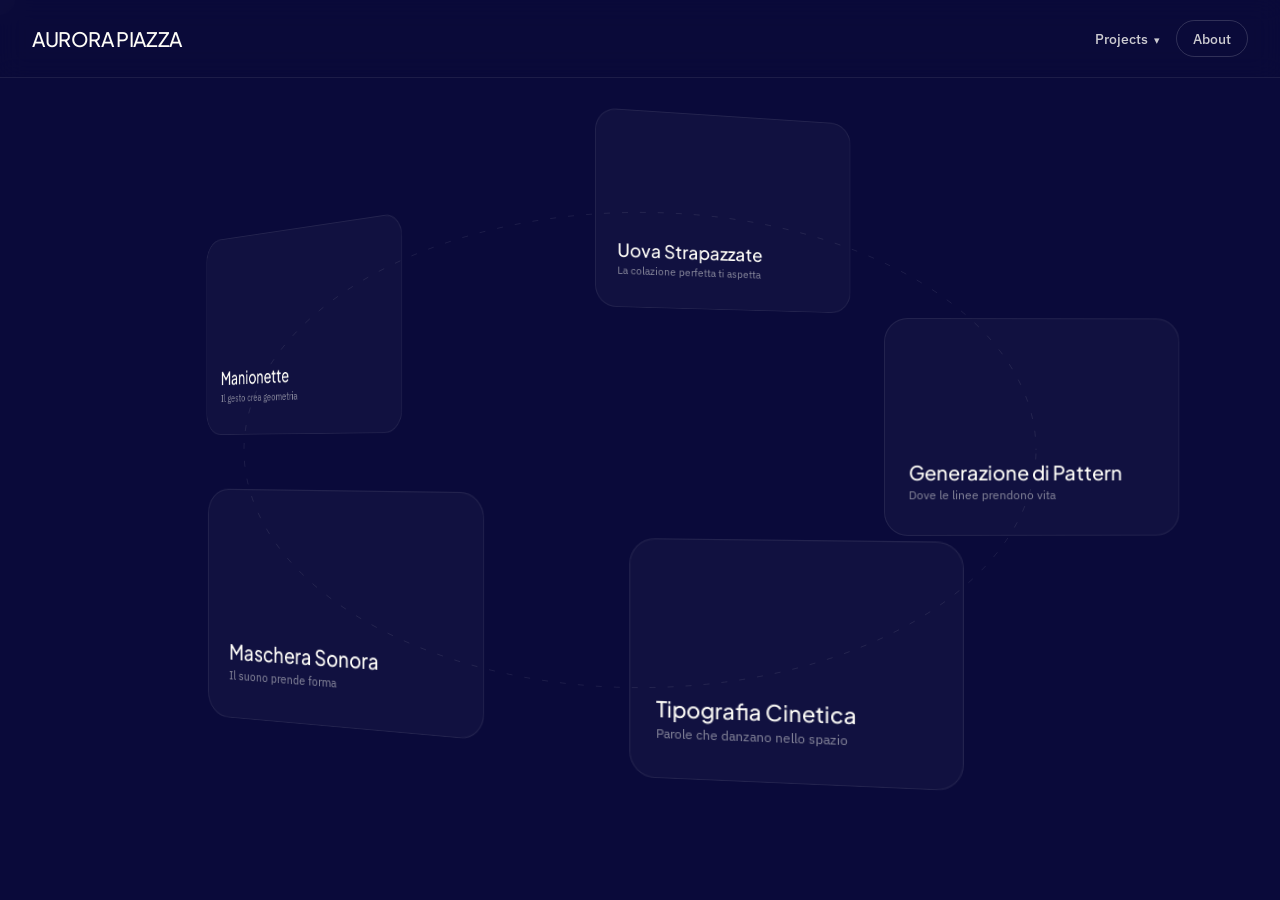
<file: index.html>
<!DOCTYPE html>
<html lang="it">
<head>
  <meta charset="UTF-8">
  <meta name="viewport" content="width=device-width, initial-scale=1.0">
  <title>AURORA PIAZZA — Portfolio</title>
  <link rel="stylesheet" href="css/style.css">
</head>
<body class="landing-page">
  <script src="js/header.js"></script>

  <main class="landing-main">
    <div class="cursor-halo" id="cursorHalo"></div>
    <canvas id="orbital-canvas"></canvas>
    <div class="page-transition" id="pageTransition"></div>
  </main>

  <script src="js/landing.js"></script>
</body>
</html>
</file>
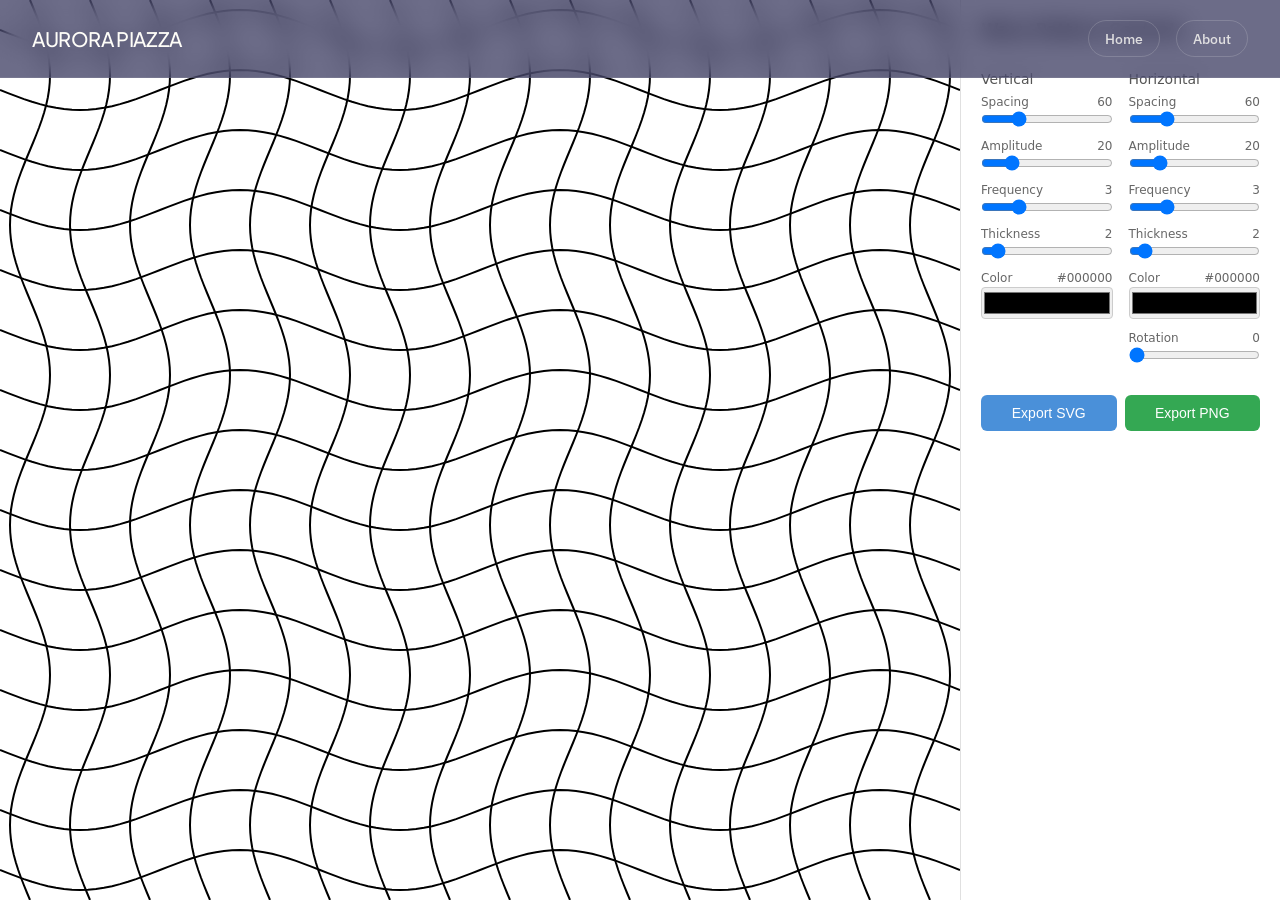
<file: PATTERNEXERCISE/index.html>
<!DOCTYPE html>
<html lang="en">
<head>
<meta charset="UTF-8">
<meta name="viewport" content="width=device-width, initial-scale=1.0">
<title>Wavy Pattern Tool</title>
<link rel="stylesheet" href="../css/style.css">
<style>
*, *::before, *::after {
  margin: 0;
  padding: 0;
  box-sizing: border-box;
}
html, body {
  height: 100%;
  font-family: system-ui, -apple-system, sans-serif;
  background: #fff;
}
body {
  display: flex;
}
#canvas-area {
  flex: 1;
  display: flex;
  align-items: center;
  justify-content: center;
  background: #fff;
  overflow: hidden;
}
#canvas-area svg {
  display: block;
  width: 100%;
  height: 100%;
  background: #fff;
}
#sidebar {
  width: 320px;
  min-width: 320px;
  height: 100vh;
  overflow-y: auto;
  border-left: 1px solid #e0e0e0;
  padding: 20px;
  display: flex;
  flex-direction: column;
  gap: 24px;
}
#sidebar h2 {
  font-size: 16px;
  font-weight: 600;
  margin-bottom: 8px;
}
#sidebar h3 {
  font-size: 14px;
  font-weight: 500;
  margin-bottom: 8px;
  color: #555;
}
.control-group {
  display: flex;
  flex-direction: column;
  gap: 12px;
}
.control-row {
  display: flex;
  flex-direction: column;
  gap: 2px;
}
.control-row label {
  font-size: 12px;
  color: #666;
  display: flex;
  justify-content: space-between;
}
.control-row input[type="range"] {
  width: 100%;
  cursor: pointer;
}
.control-row input[type="color"] {
  width: 100%;
  height: 32px;
  border: 1px solid #ccc;
  border-radius: 4px;
  cursor: pointer;
  padding: 0;
}
.columns {
  display: flex;
  gap: 16px;
}
.columns > div {
  flex: 1;
}
.btn-group {
  display: flex;
  gap: 8px;
  margin-top: 8px;
}
.btn-group button {
  flex: 1;
  padding: 10px;
  border: none;
  border-radius: 6px;
  font-size: 14px;
  cursor: pointer;
  font-weight: 500;
}
.btn-svg {
  background: #4a90d9;
  color: #fff;
}
.btn-svg:hover {
  background: #357abd;
}
.btn-png {
  background: #34a853;
  color: #fff;
}
.btn-png:hover {
  background: #2d8f47;
}
.value-label {
  font-variant-numeric: tabular-nums;
}
</style>
</head>
<body>
<div id="canvas-area">
  <svg id="pattern-svg" xmlns="http://www.w3.org/2000/svg">
  </svg>
</div>
<div id="sidebar">
  <div>
    <h2>Wavy Pattern Controls</h2>
  </div>
  <div class="columns">
    <div>
      <h3>Vertical</h3>
      <div class="control-group" id="vert-controls"></div>
    </div>
    <div>
      <h3>Horizontal</h3>
      <div class="control-group" id="horiz-controls"></div>
    </div>
  </div>
  <div class="btn-group">
    <button class="btn-svg" id="export-svg">Export SVG</button>
    <button class="btn-png" id="export-png">Export PNG</button>
  </div>
</div>
<script>
const DEFAULT_VALS = {
  vert: {
    spacing: 60,
    amplitude: 20,
    frequency: 3,
    thickness: 2,
    color: '#000000'
  },
  horiz: {
    spacing: 60,
    amplitude: 20,
    frequency: 3,
    thickness: 2,
    color: '#000000',
    rotation: 0
  }
};

const svg = document.getElementById('pattern-svg');

const state = {
  vert: { ...DEFAULT_VALS.vert },
  horiz: { ...DEFAULT_VALS.horiz }
};

const SLIDER_CONFIGS = [
  { key: 'spacing', label: 'Spacing', min: 10, max: 200, step: 1 },
  { key: 'amplitude', label: 'Amplitude', min: 0, max: 100, step: 1 },
  { key: 'frequency', label: 'Frequency', min: 0.5, max: 10, step: 0.5 },
  { key: 'thickness', label: 'Thickness', min: 0.5, max: 20, step: 0.5 },
];

function createRow(id, label, type, min, max, step, value, onChange) {
  const row = document.createElement('div');
  row.className = 'control-row';
  const labelEl = document.createElement('label');
  labelEl.htmlFor = id;
  const valueSpan = document.createElement('span');
  valueSpan.className = 'value-label';
  valueSpan.textContent = value;
  labelEl.append(label, valueSpan);
  row.appendChild(labelEl);
  const input = document.createElement('input');
  input.type = type;
  input.id = id;
  if (type === 'range') {
    input.min = min; input.max = max; input.step = step;
  }
  input.value = value;
  input.addEventListener('input', () => {
    const v = type === 'color' ? input.value : parseFloat(input.value);
    if (type !== 'color') valueSpan.textContent = v;
    onChange(v);
  });
  row.appendChild(input);
  return row;
}

function buildControls() {
  ['vert', 'horiz'].forEach(side => {
    const container = document.getElementById(`${side}-controls`);
    SLIDER_CONFIGS.forEach(cfg => {
      const row = createRow(
        `${side}-${cfg.key}`,
        cfg.label, 'range',
        cfg.min, cfg.max, cfg.step,
        state[side][cfg.key],
        (v) => {
          state[side][cfg.key] = v;
          renderGrid();
        }
      );
      container.appendChild(row);
    });
    const colorRow = createRow(
      `${side}-color`,
      'Color', 'color', null, null, null,
      state[side].color,
      (v) => {
        state[side].color = v;
        renderGrid();
      }
    );
    container.appendChild(colorRow);

    if (side === 'horiz') {
      const rotRow = createRow(
        'horiz-rotation',
        'Rotation', 'range', 0, 360, 1,
        state.horiz.rotation,
        (v) => {
          state.horiz.rotation = v;
          renderGrid();
        }
      );
      container.appendChild(rotRow);
    }
  });
}

function sineWavePath(offset, length, amplitude, frequency, isVertical, startOffset) {
  const periods = frequency;
  const totalAngle = periods * 2 * Math.PI;
  const steps = Math.max(2, Math.round(periods * 40));
  const angleStep = totalAngle / steps;
  const points = [];

  for (let i = 0; i <= steps; i++) {
    const t = i / steps;
    const pos = t * length;
    const angle = i * angleStep;
    const wave = Math.sin(angle) * amplitude;

    if (isVertical) {
      points.push(`${offset + wave},${pos}`);
    } else {
      points.push(`${(startOffset || 0) + pos},${offset + wave}`);
    }
  }
  return `M ${points.join(' L ')}`;
}

function renderGrid() {
  const w = svg.clientWidth || 800;
  const h = svg.clientHeight || 600;
  svg.setAttribute('viewBox', `0 0 ${w} ${h}`);

  let html = '';

  for (let x = state.vert.spacing / 2; x < w; x += state.vert.spacing) {
    const d = sineWavePath(x, h, state.vert.amplitude, state.vert.frequency, true);
    html += `<path d="${d}" stroke="${state.vert.color}" stroke-width="${state.vert.thickness}" fill="none" />`;
  }

  const angle = state.horiz.rotation;
  if (angle !== 0) {
    const diag = Math.sqrt(w * w + h * h);
    const cx = w / 2;
    const cy = h / 2;
    const startX = cx - diag / 2;
    html += `<g transform="rotate(${angle}, ${cx}, ${cy})">`;
    for (let y = state.horiz.spacing / 2; y < h; y += state.horiz.spacing) {
      const d = sineWavePath(y, diag, state.horiz.amplitude, state.horiz.frequency, false, startX);
      html += `<path d="${d}" stroke="${state.horiz.color}" stroke-width="${state.horiz.thickness}" fill="none" />`;
    }
    html += `</g>`;
  } else {
    for (let y = state.horiz.spacing / 2; y < h; y += state.horiz.spacing) {
      const d = sineWavePath(y, w, state.horiz.amplitude, state.horiz.frequency, false);
      html += `<path d="${d}" stroke="${state.horiz.color}" stroke-width="${state.horiz.thickness}" fill="none" />`;
    }
  }

  svg.innerHTML = html;
}

function downloadBlob(blob, filename) {
  const url = URL.createObjectURL(blob);
  const a = document.createElement('a');
  a.href = url;
  a.download = filename;
  document.body.appendChild(a);
  a.click();
  document.body.removeChild(a);
  URL.revokeObjectURL(url);
}

document.getElementById('export-svg').addEventListener('click', () => {
  const serializer = new XMLSerializer();
  const svgClone = svg.cloneNode(true);
  svgClone.setAttribute('xmlns', 'http://www.w3.org/2000/svg');
  const svgContent = serializer.serializeToString(svgClone);
  const blob = new Blob([svgContent], { type: 'image/svg+xml' });
  downloadBlob(blob, 'pattern.svg');
});

document.getElementById('export-png').addEventListener('click', () => {
  const serializer = new XMLSerializer();
  const svgClone = svg.cloneNode(true);
  svgClone.setAttribute('xmlns', 'http://www.w3.org/2000/svg');
  const svgContent = serializer.serializeToString(svgClone);

  const canvas = document.createElement('canvas');
  const w = svg.clientWidth || 800;
  const h = svg.clientHeight || 600;
  canvas.width = w;
  canvas.height = h;

  const ctx = canvas.getContext('2d');
  const img = new Image();
  const blob = new Blob([svgContent], { type: 'image/svg+xml;charset=utf-8' });
  const url = URL.createObjectURL(blob);
  img.onload = () => {
    ctx.fillStyle = '#fff';
    ctx.fillRect(0, 0, w, h);
    ctx.drawImage(img, 0, 0);
    URL.revokeObjectURL(url);
    canvas.toBlob(pngBlob => {
      downloadBlob(pngBlob, 'pattern.png');
    });
  };
  img.src = url;
});

buildControls();
renderGrid();

let resizeTimeout;
window.addEventListener('resize', () => {
  clearTimeout(resizeTimeout);
  resizeTimeout = setTimeout(renderGrid, 100);
});
</script>
<script src="../js/header.js"></script>
</body>
</html>
</file>
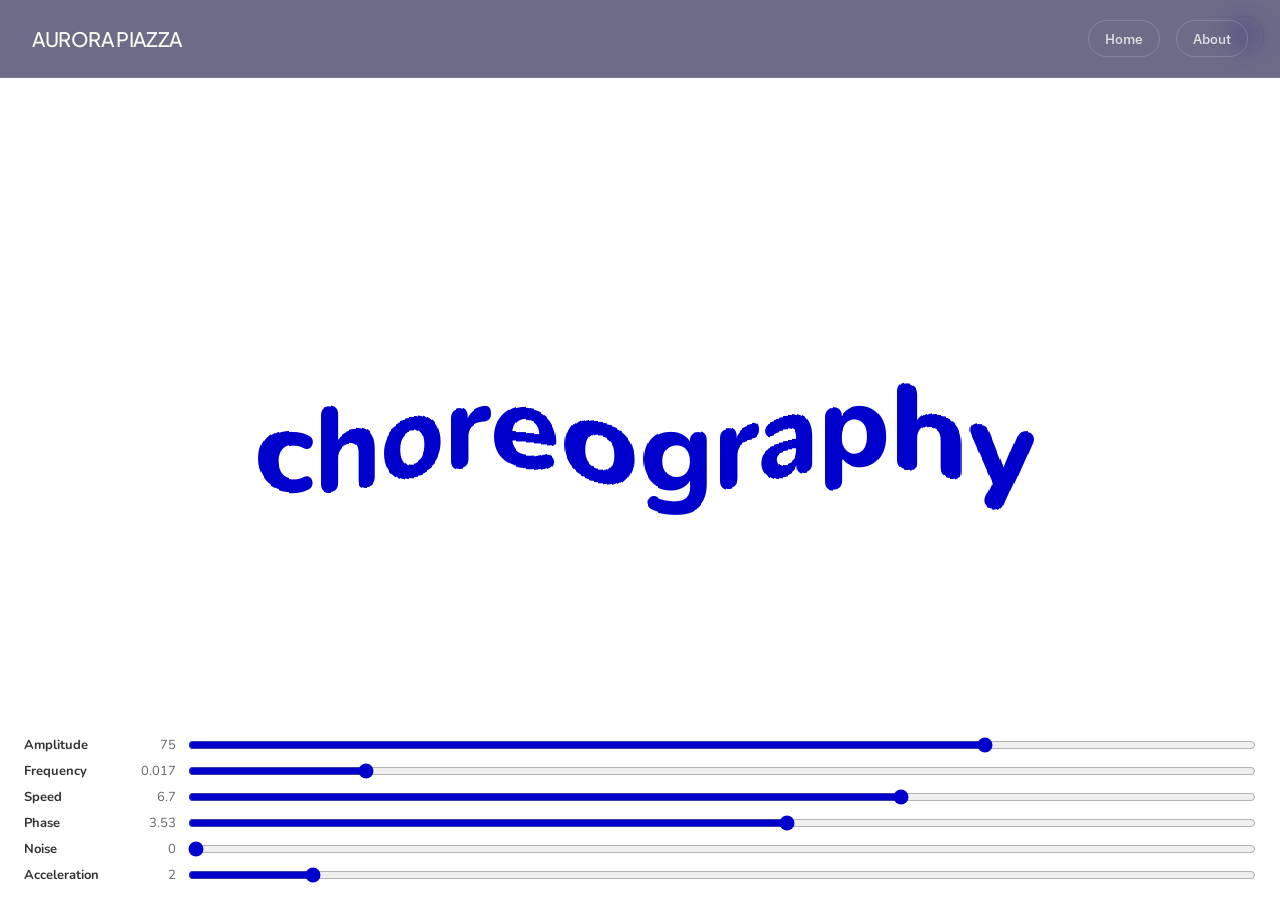
<file: TIPOGRAFIACINETICA/index.html>
<!DOCTYPE html>
<html lang="en">
<head>
  <meta charset="UTF-8">
  <meta name="viewport" content="width=device-width, initial-scale=1.0">
  <title>choreography</title>
  <link rel="stylesheet" href="../css/style.css">
  <link rel="preconnect" href="https://fonts.googleapis.com">
  <link rel="preconnect" href="https://fonts.gstatic.com" crossorigin>
  <link href="https://fonts.googleapis.com/css2?family=Nunito:wght@600;700;800&display=swap" rel="stylesheet">
  <style>
    * { margin: 0; padding: 0; box-sizing: border-box; }
    html, body {
      width: 100%; height: 100%;
      background: #fff;
      overflow: hidden;
      font-family: 'Nunito', sans-serif;
    }
    canvas {
      display: block;
      position: absolute;
      top: 0; left: 0;
    }
    .restart-btn {
      position: fixed;
      top: 16px; right: 16px;
      z-index: 20;
      background: none;
      border: 1.5px solid #0000CD;
      color: #0000CD;
      font-family: 'Nunito', sans-serif;
      font-size: 22px;
      font-weight: 700;
      width: 40px; height: 40px;
      border-radius: 50%;
      cursor: pointer;
      display: flex;
      align-items: center;
      justify-content: center;
      transition: background 0.2s, color 0.2s;
      user-select: none;
    }
    .restart-btn:hover {
      background: #0000CD;
      color: #fff;
    }
    .controls {
      position: fixed;
      bottom: 0; left: 0; right: 0;
      background: rgba(255,255,255,0.85);
      backdrop-filter: blur(8px);
      padding: 16px 24px;
      display: flex;
      flex-direction: column;
      gap: 8px;
      z-index: 10;
      user-select: none;
    }
    .control-row {
      display: flex;
      align-items: center;
      gap: 12px;
    }
    .control-row label {
      width: 100px;
      font-size: 13px;
      color: #333;
      font-weight: 700;
    }
    .control-row .value {
      width: 40px;
      font-size: 13px;
      color: #666;
      text-align: right;
      font-variant-numeric: tabular-nums;
    }
    .control-row input[type="range"] {
      flex: 1;
      accent-color: #0000CD;
    }
  </style>
</head>
<body>
  <canvas id="canvas"></canvas>
  <div class="controls" id="controls"></div>
  <button class="restart-btn" id="restartBtn">↻</button>
  <script>
    const canvas = document.getElementById('canvas');
    const ctx = canvas.getContext('2d');
    const text = 'choreography';
    const textColor = '#0000CD';
    let W, H;
    let offscreen, offCtx, imageData;
    let time = 0;
    let startTime = null;
    const holdMs = 1000;
    const accelMs = 3000;
    let resizeTimeout;

    const params = {
      amplitude: 75,
      frequency: 0.017,
      speed: 6.7,
      phase: 3.53,
      noise: 0,
      acceleration: 2,
    };

    const sliderConfigs = [
      { key: 'amplitude', label: 'Amplitude', min: 0, max: 100, step: 1 },
      { key: 'frequency', label: 'Frequency', min: 0.001, max: 0.1, step: 0.001 },
      { key: 'speed',     label: 'Speed',     min: 0,    max: 10,   step: 0.1 },
      { key: 'phase',     label: 'Phase',     min: 0,    max: 6.28, step: 0.01 },
      { key: 'noise',       label: 'Noise',       min: 0,    max: 100,  step: 1 },
      { key: 'acceleration', label: 'Acceleration', min: 1,    max: 10,   step: 0.1 },
    ];

    function resize() {
      W = canvas.width = window.innerWidth;
      H = canvas.height = window.innerHeight;
      setupOffscreen();
    }

    function setupOffscreen() {
      offscreen = document.createElement('canvas');
      offscreen.width = W;
      offscreen.height = H;
      offCtx = offscreen.getContext('2d');
      offCtx.clearRect(0, 0, W, H);
      offCtx.fillStyle = textColor;
      const fontSize = Math.min(W * 0.12, 120);
      offCtx.font = `800 ${fontSize}px 'Nunito', sans-serif`;
      offCtx.textAlign = 'center';
      offCtx.textBaseline = 'middle';
      offCtx.fillText(text, W / 2, H / 2);
      imageData = offCtx.getImageData(0, 0, W, H);
    }

    function gaussianRandom() {
      let u = 0, v = 0;
      while (u === 0) u = Math.random();
      while (v === 0) v = Math.random();
      return Math.sqrt(-2.0 * Math.log(u)) * Math.cos(2.0 * Math.PI * v);
    }

    function buildSliders() {
      const container = document.getElementById('controls');
      container.innerHTML = '';
      for (const cfg of sliderConfigs) {
        const row = document.createElement('div');
        row.className = 'control-row';

        const label = document.createElement('label');
        label.textContent = cfg.label;

        const valueSpan = document.createElement('span');
        valueSpan.className = 'value';
        valueSpan.textContent = params[cfg.key];

        const input = document.createElement('input');
        input.type = 'range';
        input.min = cfg.min;
        input.max = cfg.max;
        input.step = cfg.step;
        input.value = params[cfg.key];

        input.addEventListener('input', () => {
          params[cfg.key] = parseFloat(input.value);
          valueSpan.textContent = params[cfg.key];
        });

        row.appendChild(label);
        row.appendChild(valueSpan);
        row.appendChild(input);
        container.appendChild(row);
      }
    }

    function animate(timestamp) {
      if (startTime === null) startTime = timestamp;
      const elapsed = timestamp - startTime;

      let ease;
      if (elapsed < holdMs) {
        ease = 0;
        time = 0;
      } else {
        const p = Math.min((elapsed - holdMs) / accelMs, 1);
        ease = Math.pow(p, params.acceleration);
        time = (elapsed - holdMs) / 1000;
      }

      const src = imageData.data;
      const dst = ctx.createImageData(W, H);
      const d = dst.data;

      for (let x = 0; x < W; x++) {
        const wave = ease * (params.amplitude * Math.sin(
          params.frequency * x + params.speed * time + params.phase
        ) + params.noise * gaussianRandom());

        const offsetY = Math.round(wave);
        const offsetX = Math.round(wave * 0.5);

        for (let y = 0; y < H; y++) {
          const srcY = y + offsetY;
          const srcX = x + offsetX;

          if (srcX < 0 || srcX >= W || srcY < 0 || srcY >= H) continue;

          const si = (srcY * W + srcX) * 4;
          const di = (y * W + x) * 4;
          d[di] = src[si];
          d[di + 1] = src[si + 1];
          d[di + 2] = src[si + 2];
          d[di + 3] = src[si + 3];
        }
      }

      ctx.putImageData(dst, 0, 0);
      requestAnimationFrame(animate);
    }

    document.getElementById('restartBtn').addEventListener('click', () => {
      startTime = null;
      time = 0;
    });

    document.fonts.ready.then(() => {
      resize();
      buildSliders();
      window.addEventListener('resize', () => {
        clearTimeout(resizeTimeout);
        resizeTimeout = setTimeout(resize, 150);
      });
      requestAnimationFrame(animate);
    });
  </script>
<script src="../js/header.js"></script>
</body>
</html>
</file>
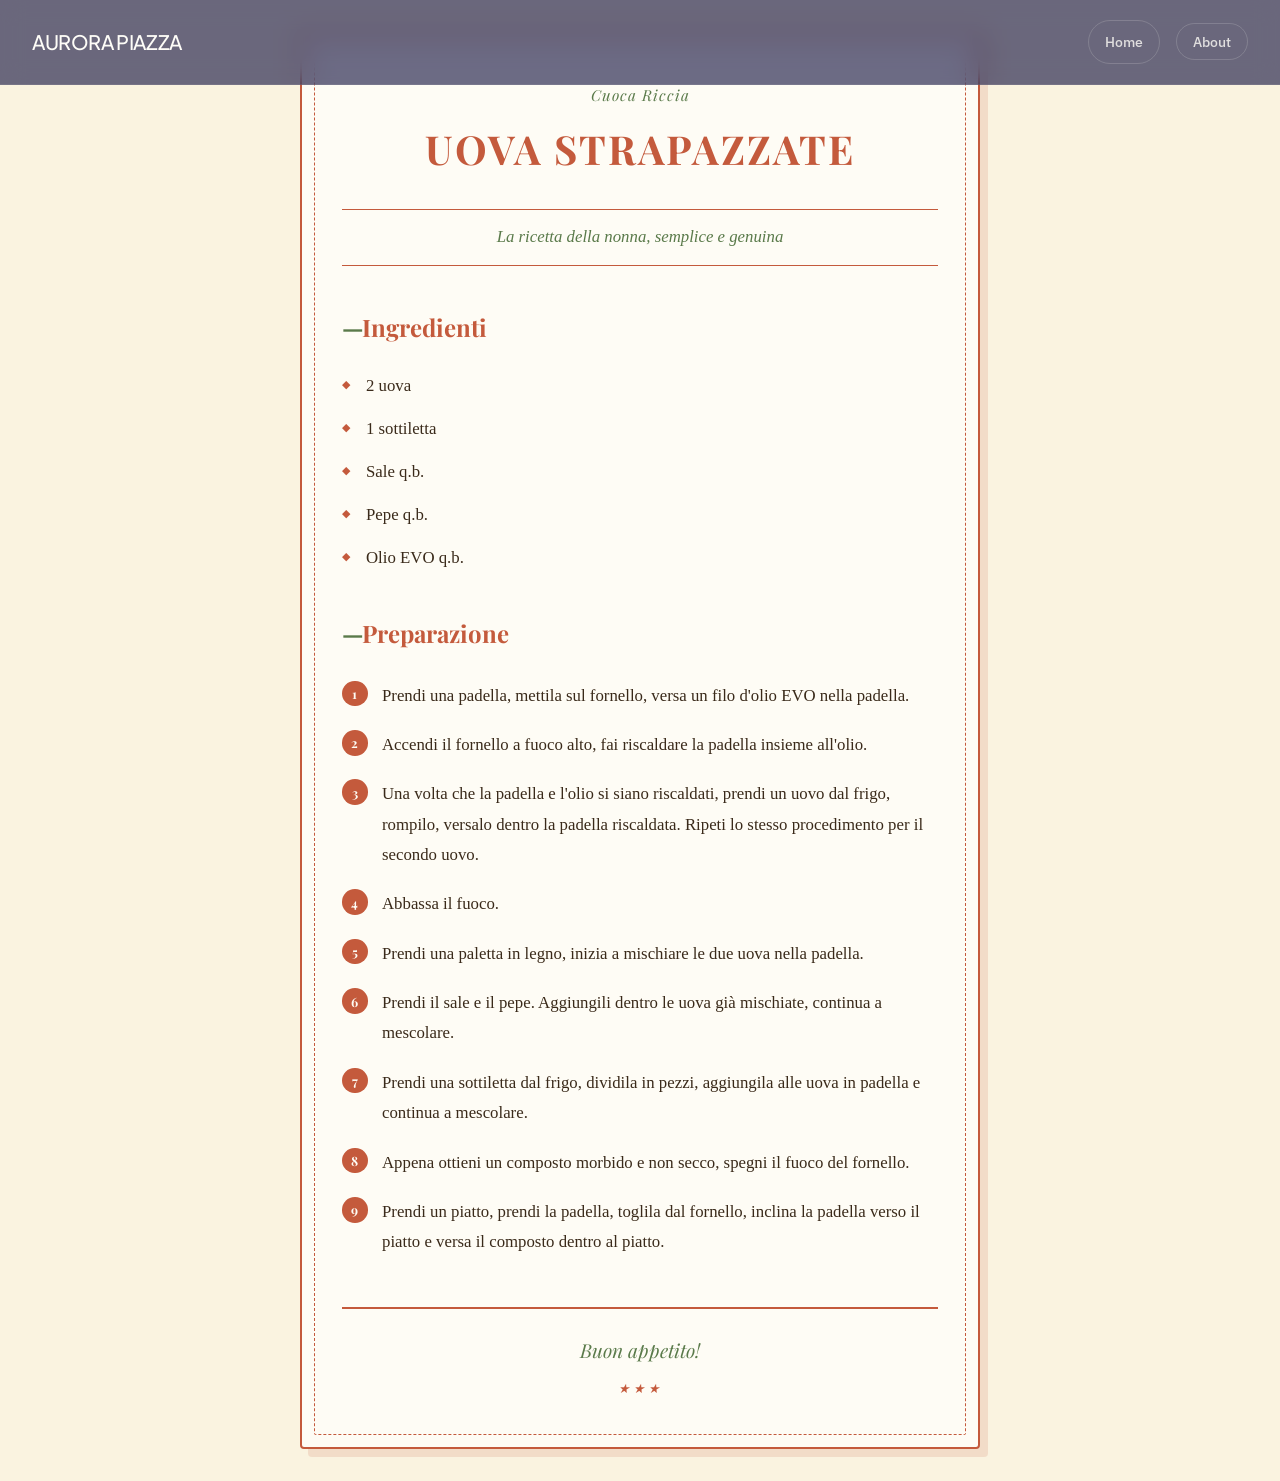
<file: RICETTA UOVA STRAPAZZATE/codebase/index.html>
<!DOCTYPE html>
<html lang="it">
<head>
  <meta charset="UTF-8">
  <meta name="viewport" content="width=device-width, initial-scale=1.0">
  <title>Uova Strapazzate — Ricetta di Cuoca Riccia</title>
  <link rel="stylesheet" href="style.css">
  <link rel="stylesheet" href="../../css/style.css">
</head>
<body>
  <div class="recipe-card">
    <p class="chef-name">Cuoca Riccia</p>
    <h1>Uova Strapazzate</h1>
    <p class="tagline">La ricetta della nonna, semplice e genuina</p>

    <h2>Ingredienti</h2>
    <ul class="ingredients-list">
      <li>2 uova</li>
      <li>1 sottiletta</li>
      <li>Sale q.b.</li>
      <li>Pepe q.b.</li>
      <li>Olio EVO q.b.</li>
    </ul>

    <h2>Preparazione</h2>
    <ol class="steps-list">
      <li>Prendi una padella, mettila sul fornello, versa un filo d'olio EVO nella padella.</li>
      <li>Accendi il fornello a fuoco alto, fai riscaldare la padella insieme all'olio.</li>
      <li>Una volta che la padella e l'olio si siano riscaldati, prendi un uovo dal frigo, rompilo, versalo dentro la padella riscaldata. Ripeti lo stesso procedimento per il secondo uovo.</li>
      <li>Abbassa il fuoco.</li>
      <li>Prendi una paletta in legno, inizia a mischiare le due uova nella padella.</li>
      <li>Prendi il sale e il pepe. Aggiungili dentro le uova già mischiate, continua a mescolare.</li>
      <li>Prendi una sottiletta dal frigo, dividila in pezzi, aggiungila alle uova in padella e continua a mescolare.</li>
      <li>Appena ottieni un composto morbido e non secco, spegni il fuoco del fornello.</li>
      <li>Prendi un piatto, prendi la padella, toglila dal fornello, inclina la padella verso il piatto e versa il composto dentro al piatto.</li>
    </ol>

    <footer>Buon appetito!</footer>
  </div>
  <script src="../../js/header.js"></script>
</body>
</html>
</file>
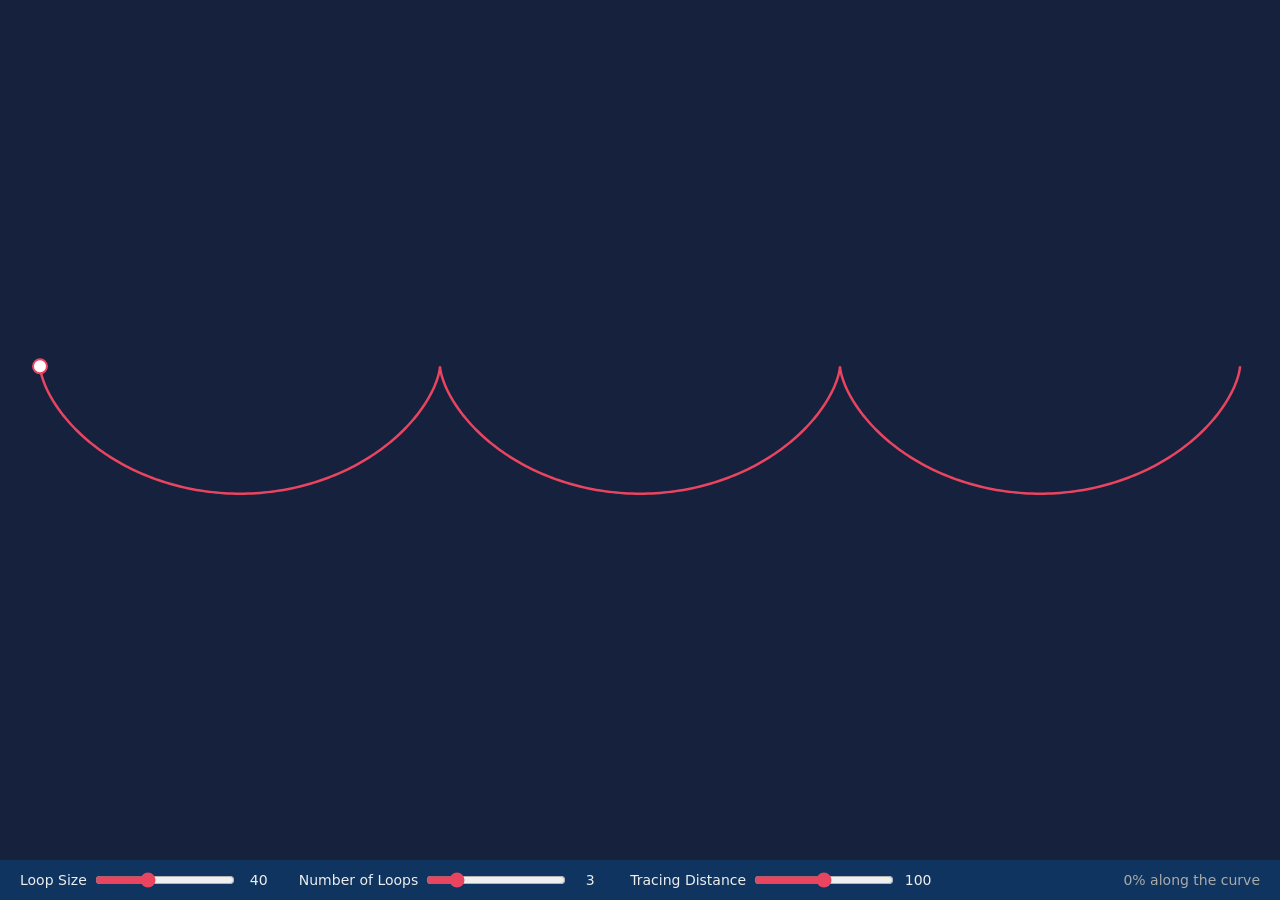
<file: MANIONETTE/cycloid-only.html>
<!DOCTYPE html>
<html lang="en">
<head>
<meta charset="UTF-8">
<meta name="viewport" content="width=device-width, initial-scale=1.0">
<title>Cycloid Drawing Tool</title>
<style>
  * { margin: 0; padding: 0; box-sizing: border-box; }
  html, body { height: 100%; overflow: hidden; background: #1a1a2e; color: #eee; font-family: system-ui, sans-serif; }
  #container { display: flex; flex-direction: column; height: 100%; }
  #canvas-wrap { flex: 1; position: relative; min-height: 0; }
  #canvas-wrap canvas { display: block; width: 100%; height: 100%; background: #16213e; cursor: pointer; }
  #controls { padding: 12px 20px; background: #0f3460; display: flex; gap: 24px; align-items: center; flex-wrap: wrap; }
  #controls label { display: flex; align-items: center; gap: 8px; font-size: 14px; white-space: nowrap; }
  #controls input[type="range"] { width: 140px; accent-color: #e94560; }
  #controls .value { min-width: 32px; text-align: center; font-variant-numeric: tabular-nums; }
  #pos-readout { margin-left: auto; font-size: 14px; color: #aaa; }
</style>
</head>
<body>
<div id="container">
  <div id="canvas-wrap">
    <canvas id="canvas"></canvas>
  </div>
  <div id="controls">
    <label>Loop Size <input type="range" id="sizeSlider" min="5" max="100" value="40"><span class="value" id="sizeVal">40</span></label>
    <label>Number of Loops <input type="range" id="loopsSlider" min="1" max="12" value="3"><span class="value" id="loopsVal">3</span></label>
    <label>Tracing Distance <input type="range" id="distSlider" min="0" max="200" value="100"><span class="value" id="distVal">100</span></label>
    <span id="pos-readout">Drag the dot along the curve</span>
  </div>
</div>
<script>
const canvas = document.getElementById('canvas');
const ctx = canvas.getContext('2d');
const sizeSlider = document.getElementById('sizeSlider');
const loopsSlider = document.getElementById('loopsSlider');
const sizeVal = document.getElementById('sizeVal');
const loopsVal = document.getElementById('loopsVal');
const posReadout = document.getElementById('pos-readout');
const distSlider = document.getElementById('distSlider');
const distVal = document.getElementById('distVal');

function resizeCanvas() {
  const wrap = document.getElementById('canvas-wrap');
  canvas.width = wrap.clientWidth;
  canvas.height = wrap.clientHeight;
}

function computeCycloid(loopSize, numLoops, numPoints, tracingDist) {
  const r = loopSize;
  const d = tracingDist;
  const points = [];
  const totalT = 2 * Math.PI * numLoops;
  for (let i = 0; i <= numPoints; i++) {
    const t = (i / numPoints) * totalT;
    const x = r * t - d * Math.sin(t);
    const y = r - d * Math.cos(t);
    points.push({ x, y, t });
  }
  return points;
}

function getBounds(points) {
  let minX = Infinity, maxX = -Infinity, minY = Infinity, maxY = -Infinity;
  for (const p of points) {
    if (p.x < minX) minX = p.x;
    if (p.x > maxX) maxX = p.x;
    if (p.y < minY) minY = p.y;
    if (p.y > maxY) maxY = p.y;
  }
  return { minX, maxX, minY, maxY, width: maxX - minX, height: maxY - minY };
}

function drawCurve() {
  const loopSize = parseFloat(sizeSlider.value);
  const numLoops = parseInt(loopsSlider.value);
  const numPoints = numLoops * 200;
  const tracingDist = loopSize * (parseFloat(distSlider.value) / 100);
  const points = computeCycloid(loopSize, numLoops, numPoints, tracingDist);
  const bounds = getBounds(points);
  const padding = 40;
  const scaleX = (canvas.width - padding * 2) / bounds.width;
  const scaleY = (canvas.height - padding * 2) / bounds.height;
  const scale = Math.min(scaleX, scaleY);

  const offsetX = padding + (canvas.width - padding * 2 - bounds.width * scale) / 2 - bounds.minX * scale;
  const offsetY = padding + (canvas.height - padding * 2 - bounds.height * scale) / 2 - bounds.minY * scale;

  function toScreen(p) {
    return { x: p.x * scale + offsetX, y: p.y * scale + offsetY };
  }

  ctx.clearRect(0, 0, canvas.width, canvas.height);

  ctx.beginPath();
  const first = toScreen(points[0]);
  ctx.moveTo(first.x, first.y);
  for (let i = 1; i < points.length; i++) {
    const p = toScreen(points[i]);
    ctx.lineTo(p.x, p.y);
  }
  ctx.strokeStyle = '#e94560';
  ctx.lineWidth = 2.5;
  ctx.stroke();

  return { points, toScreen };
}

let dragIndex = 0;
let isDragging = false;
let currentPoints = [];
let currentToScreen = null;

function findNearestIndex(screenX, screenY, points, toScreen) {
  let minDist = Infinity;
  let nearest = 0;
  for (let i = 0; i < points.length; i++) {
    const sp = toScreen(points[i]);
    const dx = sp.x - screenX;
    const dy = sp.y - screenY;
    const dist = dx * dx + dy * dy;
    if (dist < minDist) { minDist = dist; nearest = i; }
  }
  return nearest;
}

function redraw() {
  sizeVal.textContent = sizeSlider.value;
  loopsVal.textContent = loopsSlider.value;
  distVal.textContent = distSlider.value;
  const loopSize = parseFloat(sizeSlider.value);
  const numLoops = parseInt(loopsSlider.value);
  const numPoints = numLoops * 200;
  const tracingDist = loopSize * (parseFloat(distSlider.value) / 100);
  currentPoints = computeCycloid(loopSize, numLoops, numPoints, tracingDist);
  const result = drawCurve();
  currentToScreen = result.toScreen;
  drawDragPoint();
}

function drawDragPoint() {
  if (!currentToScreen || currentPoints.length === 0) return;
  const sp = currentToScreen(currentPoints[dragIndex]);
  ctx.beginPath();
  ctx.arc(sp.x, sp.y, 7, 0, 2 * Math.PI);
  ctx.fillStyle = '#fff';
  ctx.fill();
  ctx.strokeStyle = '#e94560';
  ctx.lineWidth = 2;
  ctx.stroke();
  const pct = Math.round((dragIndex / (currentPoints.length - 1)) * 100);
  posReadout.textContent = `${pct}% along the curve`;
}

canvas.addEventListener('mousedown', (e) => {
  const rect = canvas.getBoundingClientRect();
  const mx = e.clientX - rect.left;
  const my = e.clientY - rect.top;
  const scaleX = canvas.width / rect.width;
  const scaleY = canvas.height / rect.height;
  dragIndex = findNearestIndex(mx * scaleX, my * scaleY, currentPoints, currentToScreen);
  isDragging = true;
  drawDragPoint();
});

canvas.addEventListener('mousemove', (e) => {
  if (!isDragging) return;
  const rect = canvas.getBoundingClientRect();
  const mx = e.clientX - rect.left;
  const my = e.clientY - rect.top;
  const scaleX = canvas.width / rect.width;
  const scaleY = canvas.height / rect.height;
  dragIndex = findNearestIndex(mx * scaleX, my * scaleY, currentPoints, currentToScreen);
  const result = drawCurve();
  currentToScreen = result.toScreen;
  drawDragPoint();
});

canvas.addEventListener('mouseup', () => { isDragging = false; });
canvas.addEventListener('mouseleave', () => { isDragging = false; });

canvas.addEventListener('touchstart', (e) => {
  e.preventDefault();
  const rect = canvas.getBoundingClientRect();
  const touch = e.touches[0];
  const mx = touch.clientX - rect.left;
  const my = touch.clientY - rect.top;
  const scaleX = canvas.width / rect.width;
  const scaleY = canvas.height / rect.height;
  dragIndex = findNearestIndex(mx * scaleX, my * scaleY, currentPoints, currentToScreen);
  isDragging = true;
  drawDragPoint();
}, { passive: false });

canvas.addEventListener('touchmove', (e) => {
  e.preventDefault();
  if (!isDragging) return;
  const rect = canvas.getBoundingClientRect();
  const touch = e.touches[0];
  const mx = touch.clientX - rect.left;
  const my = touch.clientY - rect.top;
  const scaleX = canvas.width / rect.width;
  const scaleY = canvas.height / rect.height;
  dragIndex = findNearestIndex(mx * scaleX, my * scaleY, currentPoints, currentToScreen);
  const result = drawCurve();
  currentToScreen = result.toScreen;
  drawDragPoint();
}, { passive: false });

canvas.addEventListener('touchend', () => { isDragging = false; });

sizeSlider.addEventListener('input', redraw);
loopsSlider.addEventListener('input', redraw);
distSlider.addEventListener('input', redraw);

window.addEventListener('resize', resizeCanvas);
resizeCanvas();
redraw();
</script>
</body>
</html>
</file>
<file: css/style.css>
@import url('https://fonts.googleapis.com/css2?family=IBM+Plex+Sans:wght@400;500&family=Plus+Jakarta+Sans:wght@500&display=swap');

*, *::before, *::after {
  margin: 0;
  padding: 0;
  box-sizing: border-box;
}

/* Header */
.site-header {
  position: fixed;
  top: 0;
  left: 0;
  width: 100%;
  z-index: 100;
  padding: 20px 32px;
  display: flex;
  align-items: center;
  justify-content: space-between;
  background: rgba(10,10,58,0.6);
  backdrop-filter: blur(12px);
  -webkit-backdrop-filter: blur(12px);
  border-bottom: 1px solid rgba(254,253,248,0.08);
}

.site-header .site-name {
  font-family: 'Plus Jakarta Sans', sans-serif;
  font-size: 1.25rem;
  font-weight: 500;
  line-height: 1.1;
  color: #FEFDF8;
  text-decoration: none;
  letter-spacing: -0.02em;
}

.site-header .nav-right {
  display: flex;
  align-items: center;
  gap: 16px;
}

/* Dropdown */
.dropdown {
  position: relative;
}

.dropdown-trigger {
  font-family: 'IBM Plex Sans', sans-serif;
  font-size: 0.9rem;
  font-weight: 500;
  color: #FEFDF8;
  background: none;
  border: none;
  cursor: pointer;
  padding: 8px 0;
  opacity: 0.8;
  transition: opacity 0.3s ease;
}

.dropdown-trigger:hover {
  opacity: 1;
}

.dropdown-trigger::after {
  content: '▾';
  display: inline-block;
  margin-left: 6px;
  font-size: 0.7rem;
  transition: transform 0.3s ease;
}

.dropdown-trigger.open::after {
  transform: rotate(180deg);
}

.dropdown-menu {
  position: absolute;
  top: 100%;
  right: 0;
  min-width: 220px;
  margin-top: 8px;
  background: rgba(10,10,58,0.85);
  backdrop-filter: blur(16px);
  -webkit-backdrop-filter: blur(16px);
  border: 1px solid rgba(254,253,248,0.12);
  border-radius: 12px;
  padding: 8px 0;
  opacity: 0;
  visibility: hidden;
  transform: translateY(-8px);
  transition: opacity 0.3s ease, visibility 0.3s ease, transform 0.3s ease;
}

.dropdown-menu.open {
  opacity: 1;
  visibility: visible;
  transform: translateY(0);
}

.dropdown-menu a {
  display: block;
  padding: 10px 20px;
  color: rgba(254,253,248,0.8);
  text-decoration: none;
  font-size: 0.9rem;
  transition: background 0.2s ease, color 0.2s ease;
}

.dropdown-menu a:hover {
  background: rgba(10,77,219,0.3);
  color: #FEFDF8;
}

/* Home link */
.home-link {
  font-family: 'IBM Plex Sans', sans-serif;
  font-size: 0.9rem;
  font-weight: 500;
  color: rgba(254,253,248,0.8);
  text-decoration: none;
  padding: 8px 16px;
  border: 1px solid rgba(254,253,248,0.16);
  border-radius: 999px;
  transition: background 0.3s ease, color 0.3s ease, border-color 0.3s ease;
}

.home-link:hover {
  background: #05308C;
  color: #FEFDF8;
  border-color: #05308C;
}

/* About button */
.about-btn {
  font-family: 'IBM Plex Sans', sans-serif;
  font-size: 0.9rem;
  font-weight: 500;
  color: rgba(254,253,248,0.8);
  background: none;
  border: 1px solid rgba(254,253,248,0.16);
  border-radius: 999px;
  padding: 8px 16px;
  cursor: pointer;
  transition: background 0.3s ease, color 0.3s ease, border-color 0.3s ease;
}

.about-btn:hover {
  background: #05308C;
  color: #FEFDF8;
  border-color: #05308C;
}

/* About modal */
.about-modal {
  position: fixed;
  top: 0;
  left: 0;
  width: 100%;
  height: 100%;
  z-index: 300;
  background: rgba(10,10,58,0.8);
  backdrop-filter: blur(8px);
  display: flex;
  align-items: center;
  justify-content: center;
  opacity: 0;
  visibility: hidden;
  transition: opacity 0.4s ease, visibility 0.4s ease;
}

.about-modal.open {
  opacity: 1;
  visibility: visible;
}

.about-modal-content {
  background: rgba(255,255,255,0.03);
  backdrop-filter: blur(16px);
  border: 1px solid rgba(254,253,248,0.12);
  border-radius: 24px;
  padding: 48px;
  max-width: 560px;
  width: 90%;
  position: relative;
  max-height: 80vh;
  overflow-y: auto;
}

.about-modal-close {
  position: absolute;
  top: 16px;
  right: 20px;
  background: none;
  border: none;
  color: rgba(254,253,248,0.5);
  font-size: 1.5rem;
  cursor: pointer;
  transition: color 0.3s ease;
}

.about-modal-close:hover {
  color: #FEFDF8;
}

.about-modal-text {
  font-family: 'IBM Plex Sans', sans-serif;
  font-size: 0.95rem;
  font-weight: 400;
  line-height: 1.7;
  color: rgba(254,253,248,0.85);
}

.about-modal-text strong {
  color: #FEFDF8;
  font-weight: 500;
}

/* Landing specific */
.landing-page {
  font-family: 'IBM Plex Sans', sans-serif;
  font-size: 1rem;
  font-weight: 400;
  line-height: 1.7;
  color: #FEFDF8;
  background: #0A0A3A;
  overflow: hidden;
  width: 100vw;
  height: 100vh;
  -webkit-font-smoothing: antialiased;
  -moz-osx-font-smoothing: grayscale;
}

.landing-main {
  width: 100%;
  height: 100%;
  position: relative;
  perspective: 1200px;
}

/* Orbital ring canvas */
#orbital-canvas {
  position: absolute;
  top: 0;
  left: 0;
  width: 100%;
  height: 100%;
}

/* Cursor follower */
.cursor-halo {
  position: fixed;
  width: 30px;
  height: 30px;
  border-radius: 50%;
  background: rgba(254,253,248,0.04);
  pointer-events: none;
  transform: translate(-50%, -50%);
  z-index: 99;
  mix-blend-mode: screen;
  transition: width 0.4s ease, height 0.4s ease, background 0.4s ease;
}

.cursor-halo.expanded {
  width: 60px;
  height: 60px;
  background: rgba(254,253,248,0.08);
}

/* Card styles */
.project-card {
  position: absolute;
  width: 300px;
  height: 220px;
  background: rgba(255,255,255,0.03);
  backdrop-filter: blur(10px);
  -webkit-backdrop-filter: blur(10px);
  border-radius: 24px;
  border: 1px solid rgba(255,255,255,0.08);
  padding: 24px;
  cursor: pointer;
  display: flex;
  flex-direction: column;
  justify-content: flex-end;
  backface-visibility: hidden;
  will-change: transform;
  transition: box-shadow 0.5s cubic-bezier(0.25, 0.1, 0.25, 1), border-color 0.5s cubic-bezier(0.25, 0.1, 0.25, 1);
  overflow: hidden;
}

.project-card .card-text-box {
  position: relative;
  z-index: 2;
  transition: background 0.4s cubic-bezier(0.25, 0.1, 0.25, 1), color 0.4s ease;
  border-radius: 12px;
  padding: 8px 12px;
  margin: 0 -12px;
}

.project-card:hover .card-text-box {
  background: #AD1F23;
  color: #FEFDF8;
}

.project-card .card-title {
  font-family: 'Plus Jakarta Sans', sans-serif;
  font-size: 1.25rem;
  font-weight: 500;
  line-height: 1.1;
  color: #FEFDF8;
}

.project-card:hover .card-title {
  color: #FEFDF8;
}

.project-card .card-tagline {
  font-family: 'IBM Plex Sans', sans-serif;
  font-size: 0.75rem;
  font-weight: 400;
  line-height: 1.3;
  color: rgba(254,253,248,0.5);
  margin-top: 4px;
}

.project-card:hover .card-tagline {
  color: #FEFDF8;
}

.project-card .card-icon {
  font-size: 2rem;
  margin-bottom: 8px;
  position: relative;
  z-index: 2;
}

.project-card .card-preview {
  position: absolute;
  top: 0;
  left: 0;
  width: 100%;
  height: 100%;
  border-radius: 24px;
  overflow: hidden;
  opacity: 0;
  transition: opacity 0.5s cubic-bezier(0.25, 0.1, 0.25, 1);
  z-index: 1;
}

.project-card .card-preview iframe {
  border: none;
  pointer-events: none;
}

.project-card:hover .card-preview {
  opacity: 1;
}

/* Orbital track */
.orbital-track {
  position: absolute;
  border: 1px dashed rgba(254,253,248,0.08);
  border-radius: 50%;
  pointer-events: none;
}

/* Page transition overlay */
.page-transition {
  position: fixed;
  top: 0;
  left: 0;
  width: 100%;
  height: 100%;
  background: #0A0A3A;
  z-index: 200;
  opacity: 0;
  pointer-events: none;
  transition: opacity 0.4s ease;
}

.page-transition.active {
  opacity: 1;
}
</file>
<file: RICETTA UOVA STRAPAZZATE/codebase/style.css>
@import url('https://fonts.googleapis.com/css2?family=Playfair+Display:ital,wght@0,400;0,700;1,400&display=swap');

* {
  margin: 0;
  padding: 0;
  box-sizing: border-box;
}

body {
  background-color: #faf3e0;
  font-family: 'Georgia', 'Times New Roman', serif;
  color: #3a2a1a;
  line-height: 1.8;
  padding: 2rem 1rem;
  min-height: 100vh;
  display: flex;
  align-items: center;
  justify-content: center;
}

.recipe-card {
  max-width: 680px;
  width: 100%;
  background: #fefcf5;
  border: 2px solid #c45a3c;
  border-radius: 4px;
  padding: 3rem 2.5rem;
  box-shadow: 8px 8px 0 rgba(196, 90, 60, 0.15);
  position: relative;
}

.recipe-card::before {
  content: '';
  position: absolute;
  top: 12px;
  left: 12px;
  right: 12px;
  bottom: 12px;
  border: 1px dashed #c45a3c;
  pointer-events: none;
  border-radius: 2px;
}

.chef-name {
  font-family: 'Playfair Display', 'Georgia', serif;
  font-style: italic;
  font-size: 0.95rem;
  color: #5a7a4a;
  text-align: center;
  margin-bottom: 0.25rem;
  letter-spacing: 1px;
}

h1 {
  font-family: 'Playfair Display', 'Georgia', serif;
  font-size: 2.5rem;
  font-weight: 700;
  color: #c45a3c;
  text-align: center;
  margin-bottom: 1.5rem;
  text-transform: uppercase;
  letter-spacing: 2px;
}

.tagline {
  text-align: center;
  font-style: italic;
  color: #5a7a4a;
  margin-bottom: 2.5rem;
  font-size: 1.05rem;
  border-top: 1px solid #c45a3c;
  border-bottom: 1px solid #c45a3c;
  padding: 0.75rem 0;
}

h2 {
  font-family: 'Playfair Display', 'Georgia', serif;
  font-size: 1.5rem;
  color: #c45a3c;
  margin-bottom: 1rem;
  margin-top: 2rem;
  position: relative;
  padding-left: 1.25rem;
}

h2::before {
  content: '\2014';
  position: absolute;
  left: 0;
  color: #5a7a4a;
}

.ingredients-list {
  list-style: none;
  padding: 0;
}

.ingredients-list li {
  padding: 0.4rem 0 0.4rem 1.5rem;
  position: relative;
  font-size: 1.05rem;
}

.ingredients-list li::before {
  content: '\25C6';
  position: absolute;
  left: 0;
  color: #c45a3c;
  font-size: 0.7rem;
  top: 0.55rem;
}

.steps-list {
  list-style: none;
  padding: 0;
  counter-reset: step;
}

.steps-list li {
  counter-increment: step;
  padding: 0.6rem 0 0.6rem 2.5rem;
  position: relative;
  font-size: 1.05rem;
}

.steps-list li::before {
  content: counter(step);
  position: absolute;
  left: 0;
  top: 0.6rem;
  width: 1.6rem;
  height: 1.6rem;
  background: #c45a3c;
  color: #fefcf5;
  font-size: 0.8rem;
  font-weight: 700;
  display: flex;
  align-items: center;
  justify-content: center;
  border-radius: 50%;
  font-family: 'Playfair Display', 'Georgia', serif;
}

footer {
  text-align: center;
  margin-top: 2.5rem;
  padding-top: 1.5rem;
  border-top: 2px solid #c45a3c;
  font-family: 'Playfair Display', 'Georgia', serif;
  font-size: 1.2rem;
  font-style: italic;
  color: #5a7a4a;
}

footer::after {
  content: ' \2605 \2605 \2605';
  display: block;
  font-size: 0.8rem;
  color: #c45a3c;
  margin-top: 0.5rem;
  letter-spacing: 4px;
}
</file>
